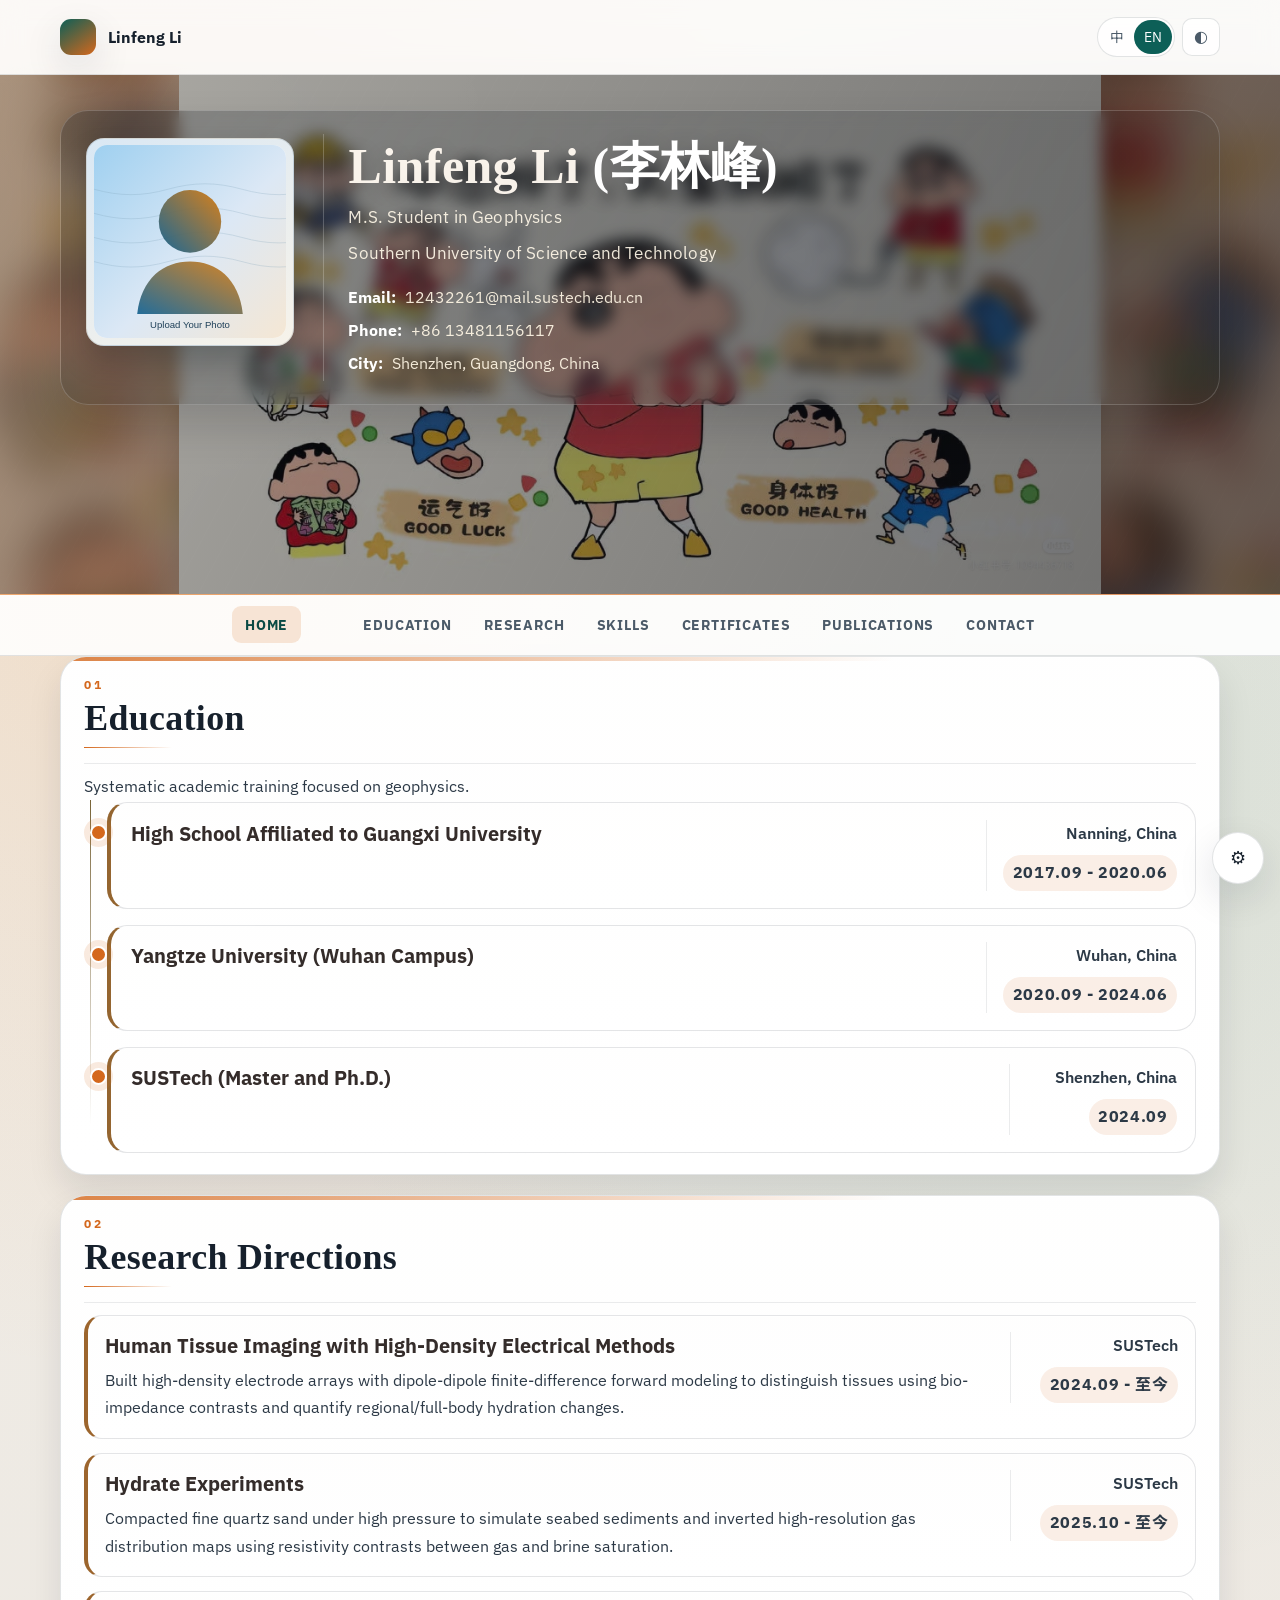
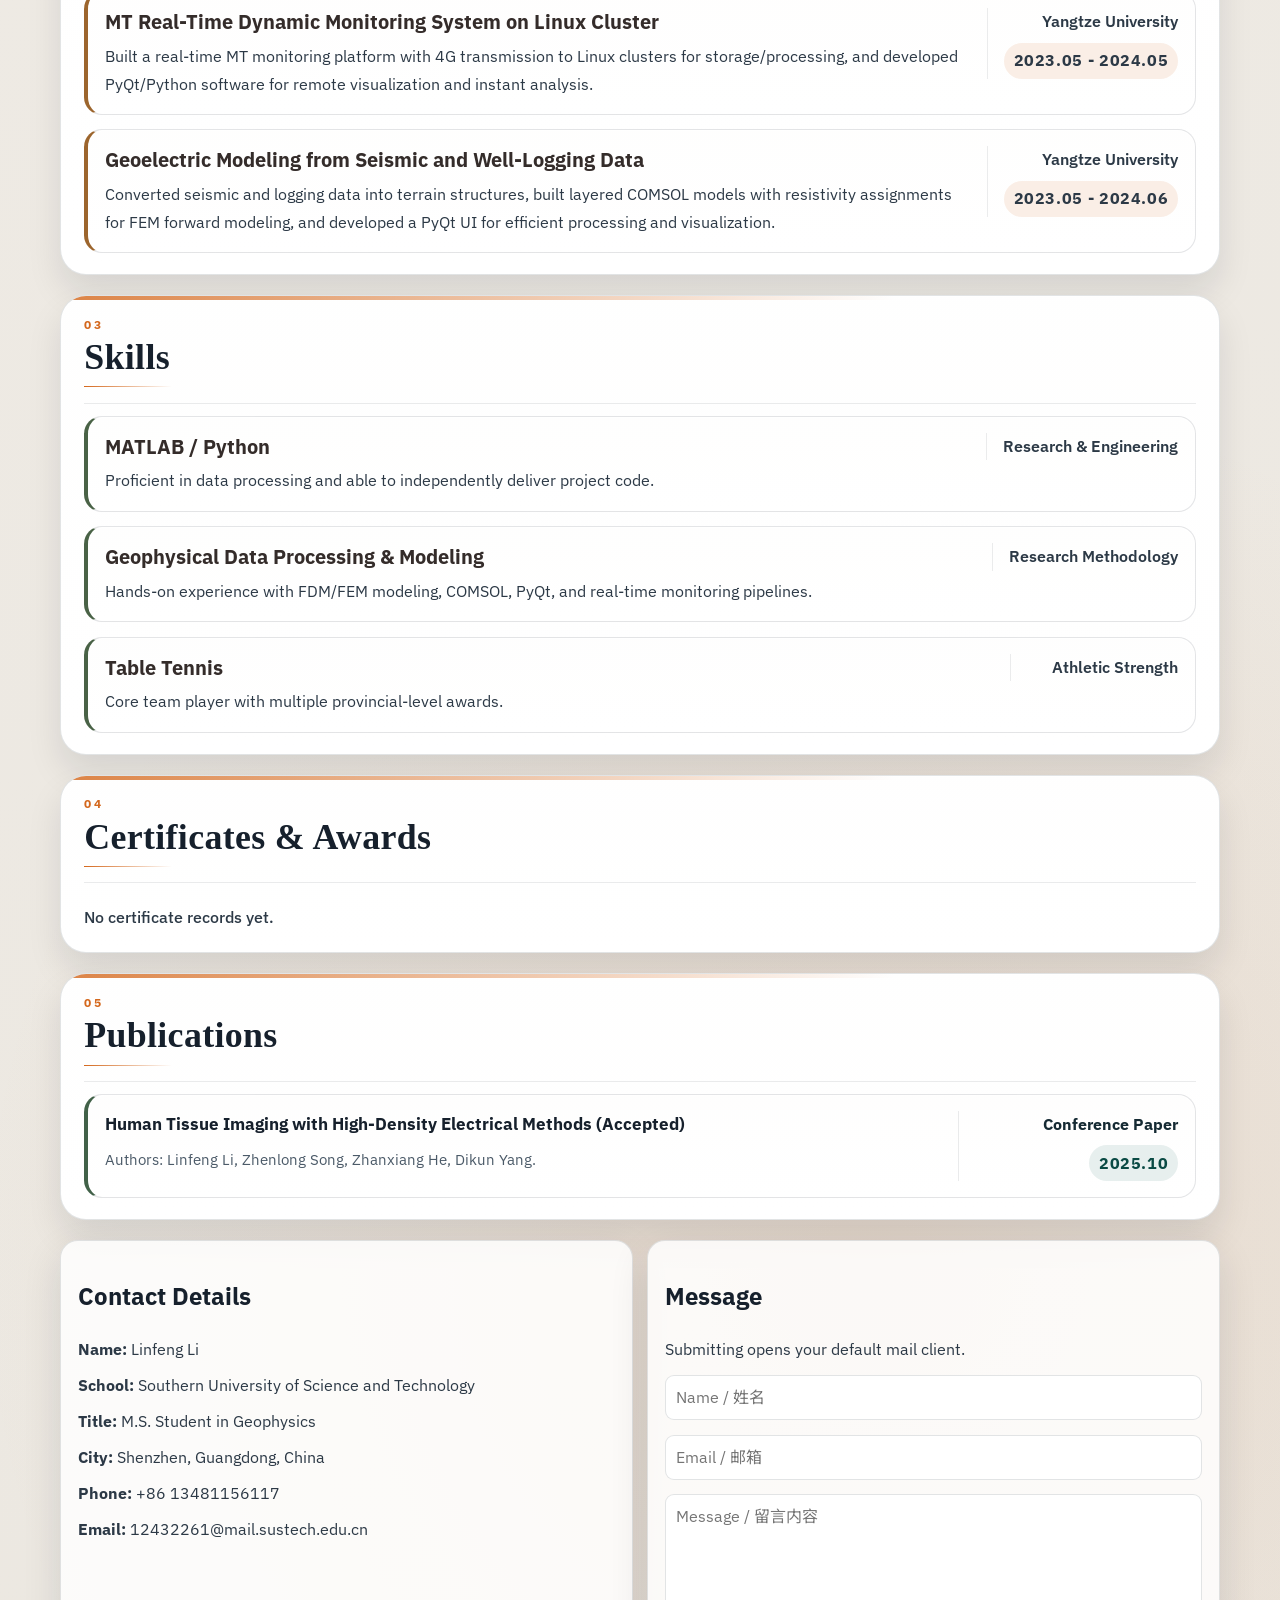
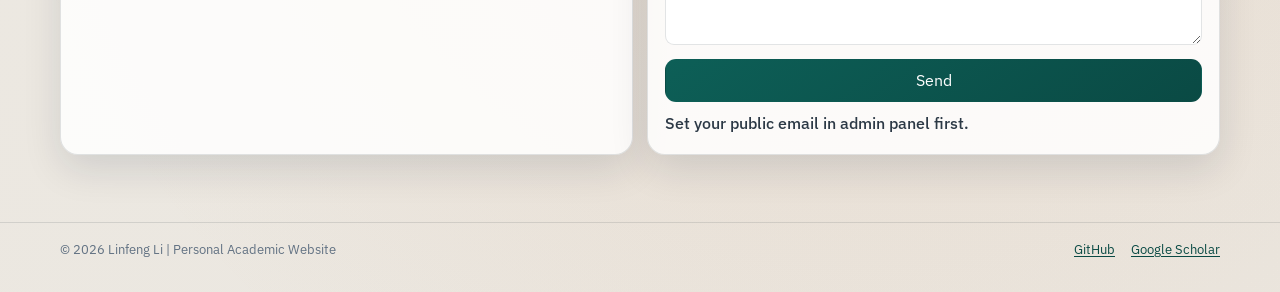
<file: index.html>
<!doctype html>
<html lang="zh">
<head>
  <meta charset="utf-8">
  <meta name="viewport" content="width=device-width, initial-scale=1">
  <title>Linfeng Li | Personal Academic Website</title>
  <meta name="description" content="Linfeng Li personal academic website: education, research directions, skills, certificates, and contact.">
  <meta property="og:title" content="Linfeng Li | Personal Academic Website">
  <meta property="og:description" content="A concise and detailed bilingual personal academic website.">
  <meta property="og:type" content="website">
  <meta property="og:image" content="assets/uploads/avatar/20260403-bootstrap-avatar.jpg">
  <meta name="twitter:card" content="summary">
  <meta name="twitter:title" content="Linfeng Li | Personal Academic Website">
  <meta name="twitter:description" content="Linfeng Li personal academic website: education, research directions, skills, certificates, and contact.">
  <meta name="twitter:image" content="assets/uploads/avatar/20260403-bootstrap-avatar.jpg">
  <link rel="canonical" href="https://culie69.github.io/">
  <script type="application/ld+json">
  {
    "@context": "https://schema.org",
    "@type": "Person",
    "name": "Linfeng Li",
    "alternateName": "李林峰",
    "affiliation": {
      "@type": "Organization",
      "name": "Southern University of Science and Technology",
      "url": "https://www.sustech.edu.cn"
    },
    "jobTitle": "M.S. Student in Geophysics",
    "email": "12432261@mail.sustech.edu.cn",
    "address": {
      "@type": "PostalAddress",
      "addressLocality": "Shenzhen",
      "addressCountry": "CN"
    },
    "url": "https://culie69.github.io"
  }
  </script>
  <link rel="preload" href="assets/data/site-critical.json" as="fetch">
  <link rel="preload" href="assets/uploads/home/20260403123836118-_20260403014329_201_91.jpg?v=2026-04-03T12%3A39%3A03.071Z" as="image" fetchpriority="high" data-home-preload>
  <link rel="stylesheet" href="assets/css/style.css">
</head>
<body data-lang="zh" data-theme="light">
  <header class="site-header">
    <div class="container header-inner">
      <a class="brand" href="#home" aria-label="Home">
        <span class="brand-mark" aria-hidden="true"></span>
        <span data-bind="name_en">Linfeng Li</span>
      </a>
      <div class="header-actions">
        <div class="lang-switch" role="group" aria-label="Language switch">
          <button type="button" data-lang-btn="zh" aria-pressed="true">中</button>
          <button type="button" data-lang-btn="en" aria-pressed="false">EN</button>
        </div>
        <button class="theme-toggle" type="button" data-theme-toggle aria-label="Switch theme" aria-pressed="false">◐</button>
      </div>
    </div>
  </header>

  <main>
    <section id="home" class="profile-hero reveal" data-home-panel>
      <div class="hero-media-layer" aria-hidden="true">
        <img class="hero-bg-image" src="assets/uploads/home/20260403123836118-_20260403014329_201_91.jpg?v=2026-04-03T12%3A39%3A03.071Z" alt="" data-home-bg-image fetchpriority="high" loading="eager" decoding="async">
        <video class="hero-bg-video" data-home-bg-video muted loop playsinline preload="metadata" hidden></video>
        <div class="hero-media-mask"></div>
      </div>
      <div class="container profile-hero-inner">
        <aside class="hero-avatar-block">
          <div class="avatar-frame hero-avatar-frame">
            <img src="assets/img/avatar-placeholder.svg" alt="Profile avatar" data-avatar-image loading="eager" decoding="async">
          </div>
        </aside>

        <div class="hero-copy">
          <h1 class="hero-title">
            <span class="lang zh"><span class="hero-latin" data-bind="name_en">Linfeng Li</span>（<span data-bind="name_zh">李林峰</span>）</span>
            <span class="lang en"><span class="hero-latin" data-bind="name_en">Linfeng Li</span> (<span data-bind="name_zh">李林峰</span>)</span>
          </h1>
          <p class="hero-subtitle">
            <span class="lang zh" data-bind="title_zh">地球物理学硕士研究生</span>
            <span class="lang en" data-bind="title_en">M.S. Student in Geophysics</span>
          </p>
          <p class="hero-subtitle">
            <span class="lang zh" data-bind="school_zh">南方科技大学</span>
            <span class="lang en" data-bind="school_en">Southern University of Science and Technology</span>
          </p>
          <div class="hero-contact-list">
            <p>
              <strong>Email:</strong>
              <span data-bind="contact_email">12432261@mail.sustech.edu.cn</span>
            </p>
            <p>
              <strong><span class="lang zh">电话：</span><span class="lang en">Phone:</span></strong>
              <span data-bind="phone">+86 13481156117</span>
            </p>
            <p>
              <strong><span class="lang zh">城市：</span><span class="lang en">City:</span></strong>
              <span class="lang zh" data-bind="city_zh">中国广东省深圳市</span>
              <span class="lang en" data-bind="city_en">Shenzhen, Guangdong, China</span>
            </p>
          </div>
        </div>
      </div>
    </section>

    <script id="ll-critical-inline" type="application/json">
{
  "home_bg": "linear-gradient(135deg, #e67f2a 0%, #d4681d 52%, #c75813 100%)",
  "home_bg_type": "image",
  "home_bg_image_url": "assets/uploads/home/20260403123836118-_20260403014329_201_91.jpg",
  "home_bg_video_url": "",
  "home_bg_media_version": "2026-04-03T12:39:03.071Z",
  "home_bg_focus_x": "50",
  "home_bg_focus_y": "50",
  "avatar_image_url": ""
}
    </script>
    <script>
      (function () {
        const STORAGE_KEY = 'll_site_content';
        const CRITICAL_URL = 'assets/data/site-critical.json';
        const INLINE_CRITICAL_ID = 'll-critical-inline';
        const HERO_TYPES = ['gradient', 'image', 'video'];

        function normalizeType(value, content) {
          const next = String(value || '').trim().toLowerCase();
          if (HERO_TYPES.includes(next)) {
            return next;
          }
          if (content && String(content.home_bg_video_url || '').trim()) {
            return 'video';
          }
          if (content && String(content.home_bg_image_url || '').trim()) {
            return 'image';
          }
          return 'gradient';
        }

        function normalizePercent(value, fallback) {
          const parsed = Number.parseFloat(String(value || '').trim());
          if (!Number.isFinite(parsed)) {
            return fallback;
          }
          return Math.max(0, Math.min(100, Math.round(parsed)));
        }

        function parseTime(value) {
          const text = String(value || '').trim();
          if (!text) {
            return NaN;
          }
          const time = Date.parse(text);
          return Number.isFinite(time) ? time : NaN;
        }

        function preferNewer(preferred, fallback) {
          const preferredVersion = preferred ? parseTime(preferred.home_bg_media_version) : NaN;
          const fallbackVersion = fallback ? parseTime(fallback.home_bg_media_version) : NaN;
          if (preferred && fallback && Number.isFinite(preferredVersion) && Number.isFinite(fallbackVersion)) {
            return preferredVersion >= fallbackVersion ? preferred : fallback;
          }
          if (preferred && Number.isFinite(preferredVersion)) {
            return preferred;
          }
          if (fallback && Number.isFinite(fallbackVersion)) {
            return fallback;
          }
          return preferred || fallback || null;
        }

        function resolveUrl(rawValue, version) {
          const text = String(rawValue || '').trim();
          if (!text) {
            return '';
          }
          try {
            const parsed = new URL(text, window.location.href);
            if (parsed.protocol !== 'http:' && parsed.protocol !== 'https:') {
              return '';
            }
            if (version) {
              parsed.searchParams.set('v', version);
            }
            return parsed.href;
          } catch (error) {
            return '';
          }
        }

        function readInlineCriticalContent() {
          const node = document.getElementById(INLINE_CRITICAL_ID);
          if (!node) {
            return null;
          }
          const text = String(node.textContent || '').trim();
          if (!text) {
            return null;
          }
          try {
            return JSON.parse(text);
          } catch (error) {
            return null;
          }
        }

        function applyCriticalContent(content) {
          if (!content || typeof content !== 'object') {
            return;
          }

          const panel = document.querySelector('[data-home-panel]');
          const image = document.querySelector('[data-home-bg-image]');
          const video = document.querySelector('[data-home-bg-video]');
          const avatar = document.querySelector('[data-avatar-image]');
          if (!panel) {
            return;
          }

          const heroType = normalizeType(content.home_bg_type, content);
          const version = String(content.home_bg_media_version || '').trim();
          const focusX = normalizePercent(content.home_bg_focus_x, 50);
          const focusY = normalizePercent(content.home_bg_focus_y, 50);
          const objectPosition = focusX + '% ' + focusY + '%';
          const imageUrl = resolveUrl(content.home_bg_image_url, version);
          const videoUrl = resolveUrl(content.home_bg_video_url, version);
          const avatarUrl = resolveUrl(content.avatar_image_url, '');
          const background = String(content.home_bg || '').trim();

          panel.dataset.homeBgType = heroType;
          panel.dataset.homeFocusX = String(focusX);
          panel.dataset.homeFocusY = String(focusY);
          if (background) {
            panel.style.background = background;
          }

          if (image) {
            image.style.objectPosition = objectPosition;
            if (heroType === 'image' && imageUrl) {
              if (image.getAttribute('src') !== imageUrl) {
                image.setAttribute('src', imageUrl);
              }
              image.hidden = false;
            } else {
              image.hidden = true;
            }
          }

          if (video) {
            video.style.objectPosition = objectPosition;
            if (heroType === 'video' && videoUrl) {
              if (video.getAttribute('src') !== videoUrl) {
                video.setAttribute('src', videoUrl);
                video.load();
              }
              video.hidden = false;
            } else {
              video.hidden = true;
            }
          }

          if (avatar && avatarUrl) {
            if (avatar.getAttribute('src') !== avatarUrl) {
              avatar.setAttribute('src', avatarUrl);
            }
          }
        }

        const inline = readInlineCriticalContent();
        let cached = null;
        try {
          const cachedText = window.localStorage.getItem(STORAGE_KEY);
          if (cachedText) {
            cached = JSON.parse(cachedText);
          }
        } catch (error) {}

        const bootstrapContent = preferNewer(inline, cached);
        if (bootstrapContent) {
          applyCriticalContent(bootstrapContent);
        }

        window
          .fetch(CRITICAL_URL, { cache: 'default' })
          .then(function (response) {
            if (!response.ok) {
              throw new Error('critical content unavailable');
            }
            return response.json();
          })
          .then(applyCriticalContent)
          .catch(function () {});
      })();
    </script>

    <section class="section-nav-shell reveal" aria-label="Section navigation">
      <div class="container">
        <nav class="section-nav-inner">
          <a class="nav-link" href="#home"><span class="lang zh">主页</span><span class="lang en">Home</span></a>
          <ul class="section-nav-list">
          <li><a class="nav-link" href="#education"><span class="lang zh">教育经历</span><span class="lang en">Education</span></a></li>
          <li><a class="nav-link" href="#research"><span class="lang zh">研究方向</span><span class="lang en">Research</span></a></li>
          <li><a class="nav-link" href="#skills"><span class="lang zh">技能</span><span class="lang en">Skills</span></a></li>
          <li><a class="nav-link" href="#certificates"><span class="lang zh">证书</span><span class="lang en">Certificates</span></a></li>
          <li><a class="nav-link" href="#publications"><span class="lang zh">出版论文</span><span class="lang en">Publications</span></a></li>
          <li><a class="nav-link" href="#contact"><span class="lang zh">联系</span><span class="lang en">Contact</span></a></li>
          </ul>
        </nav>
      </div>
    </section>

    <div class="container section-stack">
      <section id="education" class="panel card reveal">
        <h2><span class="lang zh">教育经历</span><span class="lang en">Education</span></h2>
        <p class="page-lead"><span class="lang zh" data-bind="edu_intro_zh">围绕地球物理方向的系统学习路径。</span><span class="lang en" data-bind="edu_intro_en">Systematic academic training focused on geophysics.</span></p>
        <ol class="timeline" data-list="education">
          <li data-entry-prefix="edu1">
            <div class="entry-main">
              <h3><span class="lang zh" data-bind="edu1_zh">广西大学附属中学</span><span class="lang en" data-bind="edu1_en">High School Affiliated to Guangxi University</span></h3>
              <p><span class="lang zh" data-bind="edu1_desc_zh"></span><span class="lang en" data-bind="edu1_desc_en"></span></p>
            </div>
            <div class="entry-side">
              <p><span class="lang zh" data-bind="edu1_location_zh">中国南宁</span><span class="lang en" data-bind="edu1_location_en">Nanning, China</span></p>
              <p class="entry-date" data-bind="edu1_date">2017.09 - 2020.06</p>
            </div>
          </li>
          <li data-entry-prefix="edu2">
            <div class="entry-main">
              <h3><span class="lang zh" data-bind="edu2_zh">长江大学（武汉校区）</span><span class="lang en" data-bind="edu2_en">Yangtze University (Wuhan Campus)</span></h3>
              <p><span class="lang zh" data-bind="edu2_desc_zh"></span><span class="lang en" data-bind="edu2_desc_en"></span></p>
            </div>
            <div class="entry-side">
              <p><span class="lang zh" data-bind="edu2_location_zh">中国武汉</span><span class="lang en" data-bind="edu2_location_en">Wuhan, China</span></p>
              <p class="entry-date" data-bind="edu2_date">2020.09 - 2024.06</p>
            </div>
          </li>
          <li data-entry-prefix="edu3">
            <div class="entry-main">
              <h3><span class="lang zh" data-bind="edu3_zh">南方科技大学（硕士、博士）</span><span class="lang en" data-bind="edu3_en">SUSTech (Master and Ph.D.)</span></h3>
              <p><span class="lang zh" data-bind="edu3_desc_zh"></span><span class="lang en" data-bind="edu3_desc_en"></span></p>
            </div>
            <div class="entry-side">
              <p><span class="lang zh" data-bind="edu3_location_zh">中国深圳</span><span class="lang en" data-bind="edu3_location_en">Shenzhen, China</span></p>
              <p class="entry-date" data-bind="edu3_date">2024.09</p>
            </div>
          </li>
        </ol>
        <p class="empty" data-list-empty="education" hidden>
          <span class="lang zh">暂无教育经历记录。</span><span class="lang en">No education records yet.</span>
        </p>
      </section>

      <section id="research" class="panel card reveal">
        <h2><span class="lang zh">研究方向</span><span class="lang en">Research Directions</span></h2>
        <div class="research-list" data-list="research">
          <article class="card research-row" data-entry-prefix="res1">
            <div class="entry-main">
              <h3><span class="lang zh" data-bind="res1_zh">基于高密度电法的人体组织成像</span><span class="lang en" data-bind="res1_en">Human Tissue Imaging with High-Density Electrical Methods</span></h3>
              <p><span class="lang zh" data-bind="res1_desc_zh">通过高密度电极阵列与有限差分正演，实现人体组织与含水状态的电阻率高分辨成像。</span><span class="lang en" data-bind="res1_desc_en">Built high-density electrode workflows and finite-difference modeling to image tissue structure and hydration changes via resistivity contrasts.</span></p>
            </div>
            <div class="entry-side">
              <p><span class="lang zh" data-bind="res1_location_zh">南方科技大学</span><span class="lang en" data-bind="res1_location_en">SUSTech</span></p>
              <p class="entry-date" data-bind="res1_date">2024.09 - 至今</p>
            </div>
          </article>
          <article class="card research-row" data-entry-prefix="res2">
            <div class="entry-main">
              <h3><span class="lang zh" data-bind="res2_zh">水化合物实验与电阻率反演</span><span class="lang en" data-bind="res2_en">Hydrate Experiments and Resistivity Inversion</span></h3>
              <p><span class="lang zh" data-bind="res2_desc_zh">搭建高压压实砂样实验，结合天然气与盐水饱和差异，反演海底天然气分布。</span><span class="lang en" data-bind="res2_desc_en">Designed compaction experiments on quartz sands and inverted resistivity contrasts between gas and brine saturation for gas-distribution mapping.</span></p>
            </div>
            <div class="entry-side">
              <p><span class="lang zh" data-bind="res2_location_zh">南方科技大学</span><span class="lang en" data-bind="res2_location_en">SUSTech</span></p>
              <p class="entry-date" data-bind="res2_date">2025.10 - 至今</p>
            </div>
          </article>
          <article class="card research-row" data-entry-prefix="res3">
            <div class="entry-main">
              <h3><span class="lang zh" data-bind="res3_zh">MT实时动态监测系统与软件开发</span><span class="lang en" data-bind="res3_en">Real-Time MT Monitoring System and Software Development</span></h3>
              <p><span class="lang zh" data-bind="res3_desc_zh">构建4G传输到Linux集群的实时监测平台，并基于PyQt/Python实现远程可视化与即时分析。</span><span class="lang en" data-bind="res3_desc_en">Implemented a 4G-to-Linux cluster real-time MT platform with PyQt/Python tools for remote visualization and instant analysis.</span></p>
            </div>
            <div class="entry-side">
              <p><span class="lang zh" data-bind="res3_location_zh">长江大学</span><span class="lang en" data-bind="res3_location_en">Yangtze University</span></p>
              <p class="entry-date" data-bind="res3_date">2023.05 - 2024.05</p>
            </div>
          </article>
          <article class="card research-row" data-entry-prefix="res4">
            <div class="entry-main">
              <h3><span class="lang zh" data-bind="res4_zh">基于井震资料地电模型建模与软件实现</span><span class="lang en" data-bind="res4_en">Geoelectric Modeling from Seismic and Well-Logging Data</span></h3>
              <p><span class="lang zh" data-bind="res4_desc_zh">读取井震数据并转换地形结构，在 COMSOL 中完成分层电阻率有限元正演，开发 PyQt 软件以实现高效处理与可视化。</span><span class="lang en" data-bind="res4_desc_en">Converted seismic and well-logging data into layered terrain models, built FEM forward models in COMSOL, and developed a PyQt tool for processing and visualization.</span></p>
            </div>
            <div class="entry-side">
              <p><span class="lang zh" data-bind="res4_location_zh">长江大学</span><span class="lang en" data-bind="res4_location_en">Yangtze University</span></p>
              <p class="entry-date" data-bind="res4_date">2023.05 - 2024.06</p>
            </div>
          </article>
        </div>
        <p class="empty" data-list-empty="research" hidden>
          <span class="lang zh">暂无研究方向记录。</span><span class="lang en">No research records yet.</span>
        </p>
      </section>

      <section id="skills" class="panel card reveal">
        <h2><span class="lang zh">专业技能</span><span class="lang en">Skills</span></h2>
        <div class="research-list" data-list="skills"></div>
        <p class="empty" data-list-empty="skills">
          <span class="lang zh">暂无技能记录。</span><span class="lang en">No skill records yet.</span>
        </p>
      </section>

      <section id="certificates" class="panel card reveal">
        <h2><span class="lang zh">证书与奖项</span><span class="lang en">Certificates & Awards</span></h2>
        <div class="research-list" data-list="certificates"></div>
        <p class="empty" data-list-empty="certificates">
          <span class="lang zh">暂无证书记录。</span><span class="lang en">No certificate records yet.</span>
        </p>
      </section>

      <section id="publications" class="panel card reveal">
        <h2><span class="lang zh">出版论文</span><span class="lang en">Publications</span></h2>
        <div class="research-list" data-list="publications"></div>
        <p class="empty" data-list-empty="publications">
          <span class="lang zh">暂无论文记录。</span><span class="lang en">No publication records yet.</span>
        </p>
      </section>

      <section id="contact" class="grid cols-2 reveal">
        <article class="panel card">
          <h2><span class="lang zh">联系方式</span><span class="lang en">Contact Details</span></h2>
          <p><strong><span class="lang zh">姓名：</span><span class="lang en">Name:</span></strong> <span data-bind="name_en">Linfeng Li</span></p>
          <p><strong><span class="lang zh">学校：</span><span class="lang en">School:</span></strong> <span class="lang zh" data-bind="school_zh">南方科技大学</span><span class="lang en" data-bind="school_en">Southern University of Science and Technology</span></p>
          <p><strong><span class="lang zh">头衔：</span><span class="lang en">Title:</span></strong> <span class="lang zh" data-bind="title_zh">地球物理学硕士研究生</span><span class="lang en" data-bind="title_en">M.S. Student in Geophysics</span></p>
          <p><strong><span class="lang zh">城市：</span><span class="lang en">City:</span></strong> <span class="lang zh" data-bind="city_zh">中国广东省深圳市</span><span class="lang en" data-bind="city_en">Shenzhen, Guangdong, China</span></p>
          <p><strong><span class="lang zh">电话：</span><span class="lang en">Phone:</span></strong> <span data-bind="phone">+86 13481156117</span></p>
          <p><strong>Email:</strong> <span data-bind="contact_email">12432261@mail.sustech.edu.cn</span></p>
        </article>

        <article class="panel card">
          <h2><span class="lang zh">留言</span><span class="lang en">Message</span></h2>
          <p><span class="lang zh">填写后会调用默认邮件客户端发送。</span><span class="lang en">Submitting opens your default mail client.</span></p>
          <form data-contact-form data-contact-email="" autocomplete="off">
            <div class="grid contact-form-grid">
              <input class="input" type="text" name="name" placeholder="Name / 姓名" required>
              <input class="input" type="email" name="email" placeholder="Email / 邮箱">
              <textarea class="input" name="message" rows="5" placeholder="Message / 留言内容" required></textarea>
              <button class="btn primary" type="submit"><span class="lang zh">发送</span><span class="lang en">Send</span></button>
            </div>
            <p class="empty contact-status-text" data-contact-status>
              <span class="lang zh">请在管理面板设置你的公开邮箱。</span>
              <span class="lang en">Set your public email in admin panel first.</span>
            </p>
          </form>
        </article>
      </section>
    </div>
  </main>

  <footer class="site-footer">
    <div class="container">
      <div class="footer-content">
        <div class="footer-copyright">
          <span class="lang zh">© <span data-year></span> <span data-bind="name_zh">李林峰</span> | 个人学术网站</span>
          <span class="lang en">© <span data-year></span> <span data-bind="name_en">Linfeng Li</span> | Personal Academic Website</span>
        </div>
        <nav class="footer-links" aria-label="Social links">
          <a href="https://github.com/culie69" target="_blank" rel="noopener noreferrer" aria-label="GitHub">GitHub</a>
          <a href="https://scholar.google.com/citations?user=&hl=en" target="_blank" rel="noopener noreferrer" aria-label="Google Scholar">Google Scholar</a>
        </nav>
      </div>
    </div>
  </footer>

  <button type="button" class="admin-fab" data-admin-open aria-label="Admin">⚙</button>
  <div class="admin-overlay" data-admin-overlay hidden></div>
  <aside class="admin-panel" data-admin-panel hidden>
    <div class="admin-head">
      <strong><span class="lang zh">管理编辑</span><span class="lang en">Admin Editor</span></strong>
      <button class="btn subtle" type="button" data-admin-close>
        <span class="lang zh">关闭</span><span class="lang en">Close</span>
      </button>
    </div>
    <div class="admin-body">
      <section class="admin-section" data-admin-auth>
        <p class="admin-note"><span class="lang zh">保存后请点击“发布到GitHub”，访客端才会同步看到更新。</span><span class="lang en">Click “Publish to GitHub” after saving so visitors can see updates.</span></p>
        <div class="admin-grid">
          <input class="input" type="password" placeholder="Admin Password" autocomplete="new-password" data-admin-password>
          <button class="btn primary" type="button" data-admin-login>
            <span class="lang zh">登录</span><span class="lang en">Login</span>
          </button>
        </div>
        <div class="admin-actions" style="margin-top:0.55rem;">
          <button class="btn subtle" type="button" data-admin-change hidden>
            <span class="lang zh">修改密码</span><span class="lang en">Change Password</span>
          </button>
        </div>
        <p class="admin-note" data-admin-auth-status></p>
      </section>

      <section class="admin-section" data-admin-editor hidden>
        <h3 style="margin-top:0;"><span class="lang zh">网站管理后台</span><span class="lang en">Website Admin</span></h3>

        <div class="admin-stack">
          <section class="admin-block">
            <h4><span class="lang zh">头像管理</span><span class="lang en">Avatar</span></h4>
            <div class="admin-avatar-box">
              <p class="admin-note"><span class="lang zh">头像仅管理员可设置，修改后自动保存。</span><span class="lang en">Avatar can only be changed by admin and is saved automatically.</span></p>
              <div class="admin-actions">
                <button class="btn" type="button" data-admin-avatar-upload>
                  <span class="lang zh">上传头像</span><span class="lang en">Upload Avatar</span>
                </button>
                <button class="btn subtle" type="button" data-admin-avatar-reset>
                  <span class="lang zh">重置头像</span><span class="lang en">Reset Avatar</span>
                </button>
                <input class="file-input" type="file" accept="image/*" hidden data-admin-avatar-input>
              </div>
              <p class="admin-note" data-admin-avatar-status></p>
            </div>
          </section>

          <section class="admin-block">
            <h4><span class="lang zh">头图媒体管理</span><span class="lang en">Hero Media Management</span></h4>
            <div class="admin-avatar-box">
              <p class="admin-note">
                <span class="lang zh">可切换橙色渐变 / 背景图片 / 背景视频。视频默认静音循环。选择本地文件后，点击“发布到GitHub”才会对访客生效。</span>
                <span class="lang en">Switch between gradient, background image, or muted looping background video. Local files become public only after “Publish to GitHub”.</span>
              </p>
              <div class="admin-list-form" autocomplete="off">
                <select class="input" data-admin-home-media-type>
                  <option value="gradient">Gradient</option>
                  <option value="image">Image</option>
                  <option value="video">Video (Muted)</option>
                </select>
                <input class="input" type="text" data-admin-home-image-url placeholder="背景图片 URL 或站内路径（如 assets/uploads/home/cover.jpg）">
                <input class="input" type="text" data-admin-home-video-url placeholder="背景视频 URL 或站内路径（如 assets/uploads/home/loop.mp4）">
                <div class="admin-range-control">
                  <label class="admin-note" for="home-focus-x"><span class="lang zh">横向焦点</span><span class="lang en">Horizontal Focus</span> <strong data-admin-home-focus-x-value>50%</strong></label>
                  <input id="home-focus-x" class="input" type="range" min="0" max="100" step="1" value="50" data-admin-home-focus-x>
                </div>
                <div class="admin-range-control">
                  <label class="admin-note" for="home-focus-y"><span class="lang zh">纵向焦点</span><span class="lang en">Vertical Focus</span> <strong data-admin-home-focus-y-value>50%</strong></label>
                  <input id="home-focus-y" class="input" type="range" min="0" max="100" step="1" value="50" data-admin-home-focus-y>
                </div>
                <div class="admin-actions">
                  <button class="btn" type="button" data-admin-home-media-upload>
                    <span class="lang zh">选择图片/视频文件</span><span class="lang en">Choose Image/Video File</span>
                  </button>
                  <button class="btn subtle" type="button" data-admin-home-focus-open>
                    <span class="lang zh">框选展示范围</span><span class="lang en">Pick Display Range</span>
                  </button>
                  <button class="btn primary" type="button" data-admin-home-media-apply>
                    <span class="lang zh">保存头图设置</span><span class="lang en">Save Hero Media</span>
                  </button>
                  <button class="btn subtle" type="button" data-admin-home-media-reset>
                    <span class="lang zh">恢复橙色渐变</span><span class="lang en">Reset Gradient</span>
                  </button>
                  <input class="file-input" type="file" accept="image/*,video/*" hidden data-admin-home-media-input>
                </div>
              </div>
              <p class="admin-note" data-admin-home-media-status></p>
            </div>
          </section>

          <section class="admin-block">
            <h4><span class="lang zh">栏目顺序管理</span><span class="lang en">Section Order Management</span></h4>
            <p class="admin-note">
              <span class="lang zh">可调整各栏目展示顺序，目录导航会自动同步。</span>
              <span class="lang en">Reorder sections here; the navigation directory will sync automatically.</span>
            </p>
            <ul class="list" data-admin-section-order-list></ul>
          </section>

          <section class="admin-block">
            <h4><span class="lang zh">基础信息条目管理</span><span class="lang en">Basic Info Item Management</span></h4>
            <div data-admin-fields-group="basic"></div>
          </section>

          <section class="admin-block" data-admin-collection="education">
            <h4><span class="lang zh">教育经历条目管理</span><span class="lang en">Education Items</span></h4>
            <p class="admin-note">
              <span class="lang zh">可新增、编辑、删除并调整教育经历顺序。</span>
              <span class="lang en">Add, edit, remove, and reorder education items here.</span>
            </p>
            <div data-admin-fields-group="education"></div>
            <form class="admin-list-form" data-admin-collection-form autocomplete="off">
              <input class="input" name="title_zh" placeholder="学校/机构（中文）" required>
              <input class="input" name="title_en" placeholder="School / Institution (English)">
              <textarea class="input" name="desc_zh" rows="3" placeholder="学位/说明（中文）"></textarea>
              <textarea class="input" name="desc_en" rows="3" placeholder="Degree / Description (English)"></textarea>
              <input class="input" name="org_zh" placeholder="地点（中文）">
              <input class="input" name="org_en" placeholder="Location (English)">
              <input class="input" name="date" placeholder="日期（例：2024.09 - 至今）">
              <button class="btn primary" type="submit" data-admin-collection-submit>
                <span class="lang zh">新增条目</span><span class="lang en">Add Item</span>
              </button>
              <button class="btn subtle" type="button" hidden data-admin-collection-cancel>
                <span class="lang zh">取消编辑</span><span class="lang en">Cancel Edit</span>
              </button>
            </form>
            <p class="empty" data-admin-collection-empty><span class="lang zh">暂无教育经历条目。</span><span class="lang en">No education items yet.</span></p>
            <ul class="list" data-admin-collection-list></ul>
          </section>

          <section class="admin-block" data-admin-collection="research">
            <h4><span class="lang zh">研究方向条目管理</span><span class="lang en">Research Items</span></h4>
            <p class="admin-note">
              <span class="lang zh">可新增、编辑、删除并调整研究方向顺序。</span>
              <span class="lang en">Add, edit, remove, and reorder research items here.</span>
            </p>
            <form class="admin-list-form" data-admin-collection-form autocomplete="off">
              <input class="input" name="title_zh" placeholder="标题（中文）" required>
              <input class="input" name="title_en" placeholder="Title (English)">
              <textarea class="input" name="desc_zh" rows="3" placeholder="描述（中文）"></textarea>
              <textarea class="input" name="desc_en" rows="3" placeholder="Description (English)"></textarea>
              <input class="input" name="org_zh" placeholder="地点/机构（中文）">
              <input class="input" name="org_en" placeholder="Location / Institution (English)">
              <input class="input" name="date" placeholder="日期（例：2025.10）">
              <input class="input" name="link" placeholder="链接（可选）">
              <button class="btn primary" type="submit" data-admin-collection-submit>
                <span class="lang zh">新增条目</span><span class="lang en">Add Item</span>
              </button>
              <button class="btn subtle" type="button" hidden data-admin-collection-cancel>
                <span class="lang zh">取消编辑</span><span class="lang en">Cancel Edit</span>
              </button>
            </form>
            <p class="empty" data-admin-collection-empty><span class="lang zh">暂无研究方向条目。</span><span class="lang en">No research items yet.</span></p>
            <ul class="list" data-admin-collection-list></ul>
          </section>

          <section class="admin-block" data-admin-collection="skills">
            <h4><span class="lang zh">技能条目管理</span><span class="lang en">Skill Items</span></h4>
            <form class="admin-list-form" data-admin-collection-form autocomplete="off">
              <input class="input" name="title_zh" placeholder="标题（中文）" required>
              <input class="input" name="title_en" placeholder="Title (English)">
              <textarea class="input" name="desc_zh" rows="3" placeholder="描述（中文）"></textarea>
              <textarea class="input" name="desc_en" rows="3" placeholder="Description (English)"></textarea>
              <input class="input" name="org_zh" placeholder="机构/说明（中文）">
              <input class="input" name="org_en" placeholder="Organization/Meta (English)">
              <input class="input" name="date" placeholder="日期（例：2025.10）">
              <input class="input" name="link" placeholder="链接（可选）">
              <button class="btn primary" type="submit" data-admin-collection-submit>
                <span class="lang zh">新增条目</span><span class="lang en">Add Item</span>
              </button>
              <button class="btn subtle" type="button" hidden data-admin-collection-cancel>
                <span class="lang zh">取消编辑</span><span class="lang en">Cancel Edit</span>
              </button>
            </form>
            <p class="empty" data-admin-collection-empty><span class="lang zh">暂无条目。</span><span class="lang en">No items yet.</span></p>
            <ul class="list" data-admin-collection-list></ul>
          </section>

          <section class="admin-block" data-admin-collection="certificates">
            <h4><span class="lang zh">证书条目管理</span><span class="lang en">Certificate Items</span></h4>
            <form class="admin-list-form" data-admin-collection-form autocomplete="off">
              <input class="input" name="title_zh" placeholder="标题（中文）" required>
              <input class="input" name="title_en" placeholder="Title (English)">
              <textarea class="input" name="desc_zh" rows="3" placeholder="描述（中文）"></textarea>
              <textarea class="input" name="desc_en" rows="3" placeholder="Description (English)"></textarea>
              <input class="input" name="org_zh" placeholder="颁发机构（中文）">
              <input class="input" name="org_en" placeholder="Issuer (English)">
              <input class="input" name="date" placeholder="日期（例：2025.10）">
              <input class="input" name="link" placeholder="链接（可选）">
              <button class="btn primary" type="submit" data-admin-collection-submit>
                <span class="lang zh">新增条目</span><span class="lang en">Add Item</span>
              </button>
              <button class="btn subtle" type="button" hidden data-admin-collection-cancel>
                <span class="lang zh">取消编辑</span><span class="lang en">Cancel Edit</span>
              </button>
            </form>
            <p class="empty" data-admin-collection-empty><span class="lang zh">暂无条目。</span><span class="lang en">No items yet.</span></p>
            <ul class="list" data-admin-collection-list></ul>
          </section>

          <section class="admin-block" data-admin-collection="publications">
            <h4><span class="lang zh">论文条目管理</span><span class="lang en">Publication Items</span></h4>
            <form class="admin-list-form" data-admin-collection-form autocomplete="off">
              <input class="input" name="title_zh" placeholder="标题（中文）" required>
              <input class="input" name="title_en" placeholder="Title (English)">
              <textarea class="input" name="desc_zh" rows="3" placeholder="描述（中文）"></textarea>
              <textarea class="input" name="desc_en" rows="3" placeholder="Description (English)"></textarea>
              <input class="input" name="org_zh" placeholder="期刊/会议（中文）">
              <input class="input" name="org_en" placeholder="Journal/Venue (English)">
              <input class="input" name="date" placeholder="日期（例：2025.10）">
              <input class="input" name="link" placeholder="链接（可选）">
              <button class="btn primary" type="submit" data-admin-collection-submit>
                <span class="lang zh">新增条目</span><span class="lang en">Add Item</span>
              </button>
              <button class="btn subtle" type="button" hidden data-admin-collection-cancel>
                <span class="lang zh">取消编辑</span><span class="lang en">Cancel Edit</span>
              </button>
            </form>
            <p class="empty" data-admin-collection-empty><span class="lang zh">暂无条目。</span><span class="lang en">No items yet.</span></p>
            <ul class="list" data-admin-collection-list></ul>
          </section>

          <section class="admin-block">
            <h4><span class="lang zh">发布同步管理</span><span class="lang en">Publish Sync</span></h4>
            <form class="admin-list-form admin-publish-form" autocomplete="off">
              <input class="input" type="text" data-admin-publish-owner placeholder="GitHub Owner (e.g. culie69)">
              <input class="input" type="text" data-admin-publish-repo placeholder="GitHub Repo (e.g. culie69.github.io)">
              <input class="input" type="text" data-admin-publish-branch placeholder="Branch (e.g. main)">
              <input class="input" type="text" data-admin-publish-path placeholder="Path (e.g. assets/data/site-content.json)">
              <input class="input" type="password" data-admin-publish-token placeholder="GitHub PAT (repo contents write)">
              <button class="btn primary" type="button" data-admin-publish>
                <span class="lang zh">发布到GitHub</span><span class="lang en">Publish to GitHub</span>
              </button>
            </form>
            <p class="admin-note" data-admin-publish-status></p>
          </section>
        </div>

        <div class="admin-actions" style="margin-top:0.8rem;">
          <button class="btn primary" type="button" data-admin-save>
            <span class="lang zh">保存并应用</span><span class="lang en">Save & Apply</span>
          </button>
          <button class="btn" type="button" data-admin-reset>
            <span class="lang zh">恢复默认</span><span class="lang en">Reset Default</span>
          </button>
          <button class="btn" type="button" data-admin-export>
            <span class="lang zh">导出JSON</span><span class="lang en">Export JSON</span>
          </button>
          <button class="btn" type="button" data-admin-import-trigger>
            <span class="lang zh">导入JSON</span><span class="lang en">Import JSON</span>
          </button>
          <button class="btn subtle" type="button" data-admin-logout>
            <span class="lang zh">退出登录</span><span class="lang en">Logout</span>
          </button>
          <input type="file" accept="application/json" hidden data-admin-import>
        </div>
        <p class="admin-note" data-admin-edit-status></p>
      </section>
    </div>
  </aside>

  <div class="home-focus-modal" data-home-focus-modal hidden>
    <div class="home-focus-backdrop" data-home-focus-backdrop></div>
    <div class="home-focus-dialog" role="dialog" aria-modal="true" aria-label="Hero Media Focus Picker">
      <h3 style="margin:0;"><span class="lang zh">头图展示范围框选</span><span class="lang en">Hero Display Range Picker</span></h3>
      <p class="admin-note" data-home-focus-hint>
        <span class="lang zh">拖动橙色矩形框，选择图片/视频在头图中的展示位置；点“应用框选”保存。</span>
        <span class="lang en">Drag the orange rectangle to choose the visible position, then click “Apply Selection”.</span>
      </p>
      <div class="home-focus-stage" data-home-focus-stage>
        <img class="home-focus-media" alt="" hidden data-home-focus-preview-image>
        <video class="home-focus-media" muted loop playsinline preload="metadata" hidden data-home-focus-preview-video></video>
        <div class="home-focus-rect" data-home-focus-rect hidden></div>
      </div>
      <div class="home-focus-actions">
        <button class="btn subtle" type="button" data-home-focus-cancel>
          <span class="lang zh">取消</span><span class="lang en">Cancel</span>
        </button>
        <button class="btn primary" type="button" data-home-focus-apply>
          <span class="lang zh">应用框选</span><span class="lang en">Apply Selection</span>
        </button>
      </div>
    </div>
  </div>
  <script src="assets/js/site.js"></script>
</body>
</html>
</file>
<file: assets/css/style.css>
﻿@import url('https://fonts.googleapis.com/css2?family=IBM+Plex+Sans:wght@400;500;600;700&family=Noto+Sans+SC:wght@400;500;700&display=swap');

:root {
  --bg: #f0ece6;
  --bg-accent: #ebe7e0;
  --surface: rgba(255, 255, 255, 0.84);
  --surface-strong: #ffffff;
  --text: #16202c;
  --text-soft: #4b5a68;
  --text-body: #2c3946;
  --text-note: #627283;
  --h2-size: clamp(2rem, 3.5vw, 2.65rem);
  --h3-size: clamp(1.12rem, 1.9vw, 1.36rem);
  --body-size: 1rem;
  --note-size: 0.82rem;
  --border: rgba(22, 32, 44, 0.12);
  --primary: #0d5f57;
  --primary-strong: #0a4a44;
  --accent: #d4681d;
  --success: #1f7a53;
  --shadow: 0 14px 38px rgba(6, 28, 48, 0.12);
  --radius-lg: 22px;
  --radius-md: 14px;
  --radius-sm: 10px;
  --container: 1160px;
  --hero-bg: linear-gradient(135deg, #e67f2a 0%, #d4681d 52%, #c75813 100%);
}

body[data-theme='dark'] {
  --bg: #111d25;
  --bg-accent: #0f222f;
  --surface: rgba(19, 33, 46, 0.82);
  --surface-strong: #152635;
  --text: #f2f7fb;
  --text-soft: #b9c7d5;
  --text-body: #d7e4ef;
  --text-note: #a8b8c8;
  --border: rgba(226, 238, 250, 0.16);
  --primary: #40b2a7;
  --primary-strong: #2d8f87;
  --accent: #f3a24b;
  --success: #43c988;
  --shadow: 0 16px 42px rgba(0, 0, 0, 0.36);
}

* {
  box-sizing: border-box;
}

html,
body {
  margin: 0;
  padding: 0;
}

html {
  scroll-behavior: smooth;
}

body {
  font-family: 'IBM Plex Sans', 'Noto Sans SC', 'PingFang SC', 'Microsoft YaHei', sans-serif;
  color: var(--text);
  background:
    radial-gradient(circle at 12% 16%, rgba(241, 156, 73, 0.18), transparent 26%),
    radial-gradient(circle at 83% 22%, rgba(47, 138, 110, 0.12), transparent 28%),
    radial-gradient(circle at 68% 82%, rgba(194, 111, 52, 0.12), transparent 30%),
    linear-gradient(160deg, var(--bg), var(--bg-accent));
  min-height: 100vh;
  line-height: 1.65;
  transition: background-color 0.3s ease, color 0.3s ease;
}

body[data-lang='zh'] .lang.en,
body[data-lang='en'] .lang.zh {
  display: none !important;
}

a {
  color: inherit;
  text-decoration: none;
}

img {
  max-width: 100%;
  display: block;
}

.container {
  width: min(var(--container), calc(100% - 2rem));
  margin: 0 auto;
}

.site-header {
  position: sticky;
  top: 0;
  z-index: 100;
  backdrop-filter: blur(12px);
  background: color-mix(in srgb, var(--surface-strong) 72%, transparent);
  border-bottom: 1px solid var(--border);
}

.header-inner {
  display: flex;
  align-items: center;
  justify-content: space-between;
  gap: 1rem;
  min-height: 74px;
}

.brand {
  display: flex;
  align-items: center;
  gap: 0.75rem;
  font-weight: 700;
}

.brand-mark {
  width: 36px;
  height: 36px;
  border-radius: 11px;
  background: linear-gradient(145deg, var(--primary), var(--accent));
  box-shadow: var(--shadow);
}

.primary-nav {
  display: flex;
  align-items: center;
  flex-wrap: wrap;
  gap: 0.35rem;
}

.nav-link {
  padding: 0.46rem 0.78rem;
  border-radius: 9px;
  color: var(--text-soft);
  font-size: 0.85rem;
  letter-spacing: 0.06em;
  text-transform: uppercase;
  font-weight: 700;
  transition: all 0.2s ease;
}

.nav-link:hover,
.nav-link.active {
  color: var(--primary-strong);
  background: color-mix(in srgb, var(--accent) 16%, transparent);
}

.header-actions {
  display: flex;
  align-items: center;
  gap: 0.45rem;
}

.lang-switch {
  border: 1px solid var(--border);
  background: var(--surface);
  color: var(--text-soft);
  border-radius: 999px;
  display: inline-flex;
  padding: 0.14rem;
}

.lang-switch button {
  border: 0;
  border-radius: 999px;
  padding: 0.35rem 0.62rem;
  cursor: pointer;
  font: inherit;
  color: inherit;
  background: transparent;
  font-size: 0.85rem;
}

.lang-switch button.active {
  color: #fff;
  background: var(--primary);
}

.theme-toggle {
  border: 1px solid var(--border);
  background: var(--surface);
  color: var(--text-soft);
  border-radius: 10px;
  width: 38px;
  height: 38px;
  font-size: 1rem;
  cursor: pointer;
}

main {
  padding: 0 0 3rem;
}

section[id] {
  scroll-margin-top: 160px;
}

.panel {
  background: var(--surface);
  border: 1px solid var(--border);
  border-radius: var(--radius-lg);
  box-shadow: var(--shadow);
}

.profile-hero {
  position: relative;
  overflow: hidden;
  padding: 2.2rem 0 2.05rem;
  color: #fffef8;
  background: var(--hero-bg);
  border-bottom: 1px solid color-mix(in srgb, #ffffff 32%, transparent);
  --hero-media-backdrop-image: none;
  --hero-media-backdrop-opacity: 0;
  --hero-media-mask-a: 0.2;
  --hero-media-mask-b: 0.38;
}

.profile-hero::after {
  content: '';
  position: absolute;
  inset: 0;
  z-index: 0;
  pointer-events: none;
  background:
    linear-gradient(118deg, rgba(255, 255, 255, 0.16), transparent 40%),
    radial-gradient(circle at 18% 22%, rgba(255, 255, 255, 0.14), transparent 26%),
    repeating-linear-gradient(118deg, rgba(255, 255, 255, 0.07) 0 1px, transparent 1px 22px);
  opacity: 0.22;
  mix-blend-mode: soft-light;
}

.hero-media-layer {
  position: absolute;
  inset: 0;
  z-index: 0;
  pointer-events: none;
}

.hero-media-layer::before {
  content: '';
  position: absolute;
  inset: -6%;
  background-image: var(--hero-media-backdrop-image);
  background-size: cover;
  background-position: 50% 50%;
  filter: blur(22px) saturate(1.06);
  transform: scale(1.06);
  opacity: var(--hero-media-backdrop-opacity);
  transition: opacity 0.28s ease;
}

.hero-bg-image,
.hero-bg-video {
  position: absolute;
  inset: 0;
  width: 100%;
  height: 100%;
  object-fit: cover;
}

.hero-media-mask {
  position: absolute;
  inset: 0;
  background: linear-gradient(
    110deg,
    rgba(16, 18, 24, var(--hero-media-mask-a)),
    rgba(16, 18, 24, var(--hero-media-mask-b))
  );
}

.profile-hero[data-home-image-fit='contain'] .hero-bg-image,
.profile-hero[data-home-video-fit='contain'] .hero-bg-video {
  object-fit: contain;
}

.profile-hero[data-home-image-fit='contain'] .hero-bg-image {
  filter: drop-shadow(0 10px 24px rgba(7, 12, 20, 0.26));
}

.profile-hero-inner {
  position: relative;
  z-index: 1;
  display: grid;
  grid-template-columns: minmax(168px, 208px) 1fr;
  gap: 1.8rem;
  align-items: center;
  padding: 1.45rem 1.55rem;
  border: 1px solid rgba(255, 255, 255, 0.18);
  border-radius: 28px;
  background: linear-gradient(135deg, rgba(10, 18, 27, 0.24), rgba(10, 18, 27, 0.08));
  backdrop-filter: blur(8px);
  box-shadow: 0 20px 42px rgba(10, 14, 20, 0.16);
}

.hero-avatar-block {
  display: grid;
  gap: 0.7rem;
  justify-items: center;
  align-self: stretch;
  padding: 0.2rem 0;
}

.hero-avatar-frame {
  width: min(100%, 188px);
  aspect-ratio: 3/4;
  padding: 0.42rem;
  border: 1px solid rgba(255, 255, 255, 0.32);
  border-radius: 18px;
  background: linear-gradient(180deg, rgba(255, 255, 255, 0.28), rgba(255, 255, 255, 0.08));
  box-shadow: 0 16px 28px rgba(6, 12, 20, 0.22);
}

.hero-avatar-frame img {
  width: 100%;
  height: 100%;
  object-fit: cover;
  border-radius: 13px;
  background: rgba(255, 255, 255, 0.9);
}

.hero-copy {
  position: relative;
  max-width: 780px;
  min-width: 0;
  min-height: 100%;
  padding: 0.35rem 0 0.3rem 1.55rem;
  border: 0;
  border-left: 1px solid rgba(255, 255, 255, 0.22);
  border-radius: 0;
  background: transparent;
  backdrop-filter: none;
  box-shadow: none;
  display: grid;
  align-content: center;
}

.research-list {
  margin-top: 0.75rem;
}

.timeline {
  margin-top: 0.9rem;
}

.contact-form-grid {
  margin-top: 0.7rem;
}

.contact-status-text {
  margin-top: 0.65rem;
}

.hero-copy small {
  color: rgba(255, 246, 229, 0.85);
}

.hero-latin {
  color: rgba(255, 249, 240, 0.96);
  text-decoration: none;
}

.hero-contact-list {
  margin-top: 1rem;
  display: grid;
  gap: 0.42rem;
}

.hero-contact-list p {
  margin: 0;
  display: grid;
  grid-template-columns: auto 1fr;
  gap: 0.55rem;
  align-items: baseline;
  color: rgba(255, 246, 229, 0.92);
}

.hero-contact-list strong {
  color: #fff;
}

.section-nav-shell {
  position: sticky;
  top: 74px;
  z-index: 90;
  background: color-mix(in srgb, var(--surface-strong) 88%, transparent);
  border-bottom: 1px solid var(--border);
}

.section-nav-inner {
  padding: 0.7rem 0;
  display: flex;
  flex-wrap: wrap;
  gap: 0.45rem;
  justify-content: center;
}

.research-list {
  display: grid;
  gap: 0.9rem;
}

.research-row {
  position: relative;
  width: 100%;
  display: grid;
  grid-template-columns: minmax(0, 1fr) auto;
  gap: 1rem 1.2rem;
  align-items: start;
  padding: 1.05rem 1.1rem 1rem 1.2rem;
  border: 1px solid color-mix(in srgb, var(--border) 92%, transparent);
  border-left: 4px solid color-mix(in srgb, var(--accent) 72%, var(--primary) 28%);
  border-radius: 18px;
  background: linear-gradient(
    180deg,
    color-mix(in srgb, var(--surface-strong) 96%, var(--bg-accent) 4%),
    var(--surface-strong)
  );
}

.research-row::after {
  content: '';
  position: absolute;
  inset: 0;
  pointer-events: none;
  border-radius: inherit;
  box-shadow: inset 0 1px 0 rgba(255, 255, 255, 0.38);
}

[data-list='skills'] .research-row {
  border-left-color: color-mix(in srgb, var(--primary) 70%, var(--accent) 30%);
}

[data-list='certificates'] .research-row {
  border-left-color: color-mix(in srgb, var(--accent) 58%, var(--primary) 42%);
  background: linear-gradient(
    180deg,
    color-mix(in srgb, var(--surface-strong) 92%, var(--accent) 8%),
    var(--surface-strong)
  );
}

[data-list='publications'] .research-row {
  grid-template-columns: minmax(0, 1fr) minmax(160px, 220px);
  border-left-color: color-mix(in srgb, var(--primary) 74%, var(--accent) 26%);
  background: linear-gradient(
    180deg,
    color-mix(in srgb, var(--surface-strong) 95%, var(--bg-accent) 5%),
    var(--surface-strong)
  );
}

[data-list='publications'] .entry-main h3 {
  font-family: 'IBM Plex Sans', 'Noto Sans SC', sans-serif;
  font-size: 1.08rem;
  line-height: 1.5;
  color: var(--text);
}

[data-list='publications'] .entry-main p {
  margin-top: 0.58rem;
  color: var(--text-soft);
  font-size: 0.96rem;
}

[data-list='publications'] .entry-side {
  min-width: 0;
  display: grid;
  gap: 0.45rem;
  align-content: start;
}

[data-list='publications'] .entry-side p:first-child {
  font-weight: 700;
  color: color-mix(in srgb, var(--text) 84%, var(--primary) 16%);
}

[data-list='publications'] .entry-date {
  justify-self: end;
  margin-top: 0 !important;
  background: color-mix(in srgb, var(--primary) 10%, var(--surface-strong) 90%);
  color: var(--primary-strong);
}

[data-list='publications'] .entry-link {
  margin-top: 0.15rem !important;
  font-size: 0.76rem;
}

.hero-title {
  font-family: 'Playfair Display', 'Noto Serif SC', serif;
  font-size: clamp(2.15rem, 4.4vw, 3.12rem);
  margin: 0;
  line-height: 1.1;
  letter-spacing: 0.01em;
  color: #ffffff;
  text-shadow: 0 6px 24px rgba(4, 10, 18, 0.2);
}

.hero-subtitle {
  margin: 0.55rem 0 0;
  max-width: 38ch;
  color: rgba(255, 247, 232, 0.92);
  font-size: 1.05rem;
  letter-spacing: 0.01em;
}

.hero-badges {
  margin-top: 1rem;
  display: flex;
  gap: 0.55rem;
  flex-wrap: wrap;
}

.badge {
  border: 1px solid color-mix(in srgb, var(--primary) 32%, var(--border));
  color: var(--primary-strong);
  border-radius: 999px;
  padding: 0.3rem 0.66rem;
  font-size: 0.82rem;
  background: color-mix(in srgb, var(--primary) 9%, transparent);
}

.kpi-grid {
  margin-top: 1.1rem;
  display: grid;
  grid-template-columns: repeat(3, 1fr);
  gap: 0.65rem;
}

.kpi {
  border: 1px solid var(--border);
  border-radius: var(--radius-sm);
  background: var(--surface-strong);
  padding: 0.7rem;
}

.kpi-value {
  display: block;
  font-size: 1.2rem;
  font-weight: 700;
  line-height: 1.2;
}

.kpi-label {
  color: var(--text-soft);
  font-size: 0.85rem;
}

.avatar-card {
  padding: 1rem;
  display: grid;
  gap: 0.7rem;
  align-content: start;
}

.avatar-frame {
  width: min(100%, 240px);
  aspect-ratio: 1/1;
  border-radius: 18px;
  overflow: hidden;
  border: 1px solid var(--border);
  background: linear-gradient(150deg, #dae8f4, #f7f3ea);
}

.upload-tools {
  display: flex;
  align-items: center;
  gap: 0.5rem;
  flex-wrap: wrap;
}

.file-input {
  display: none;
}

.btn,
button.btn,
a.btn {
  display: inline-flex;
  align-items: center;
  justify-content: center;
  gap: 0.45rem;
  border: 1px solid var(--border);
  border-radius: 11px;
  padding: 0.45rem 0.82rem;
  background: var(--surface-strong);
  color: var(--text);
  font: inherit;
  cursor: pointer;
}

.btn:disabled,
button.btn:disabled {
  opacity: 0.48;
  cursor: not-allowed;
}

.btn.primary {
  background: linear-gradient(145deg, var(--primary), var(--primary-strong));
  border-color: transparent;
  color: #fff;
}

.btn.subtle {
  color: var(--text-soft);
}

.page-title-block {
  margin-bottom: 1.1rem;
}

.page-title {
  font-family: 'Playfair Display', 'Noto Serif SC', serif;
  margin: 0;
  font-size: var(--h2-size);
  font-weight: 700;
  line-height: 1.18;
  letter-spacing: 0.01em;
  color: var(--text);
}

.page-lead {
  margin: 0.85rem 0 0;
  max-width: 48rem;
  color: color-mix(in srgb, var(--text-body) 90%, var(--text-note) 10%);
  font-size: 0.99rem;
  line-height: 1.78;
}

.grid {
  display: grid;
  gap: 0.9rem;
}

.grid.cols-2 {
  grid-template-columns: repeat(2, minmax(0, 1fr));
}

.grid.cols-3 {
  grid-template-columns: repeat(3, minmax(0, 1fr));
}

.card {
  padding: 1rem 1.05rem;
  border-radius: 18px;
}

.card h3,
.card h4 {
  margin: 0;
}

.card h3 {
  font-size: var(--h3-size);
  font-weight: 700;
  line-height: 1.34;
  color: color-mix(in srgb, var(--text) 88%, var(--primary) 12%);
}

.card h4 {
  font-size: 1.02rem;
  font-weight: 650;
  line-height: 1.4;
  color: var(--text);
}

.card p {
  margin: 0.52rem 0 0;
  color: var(--text-body);
  font-size: var(--body-size);
  line-height: 1.72;
}

.section-stack {
  display: grid;
  gap: 1.25rem;
  counter-reset: section;
}

.section-stack > section.panel.card {
  position: relative;
  overflow: hidden;
  counter-increment: section;
  padding: 1.35rem 1.45rem 1.3rem;
  border-radius: 26px;
  background:
    linear-gradient(180deg, color-mix(in srgb, var(--surface-strong) 97%, var(--bg-accent) 3%), var(--surface-strong)),
    var(--surface-strong);
  box-shadow:
    0 18px 34px rgba(8, 22, 35, 0.1),
    inset 0 1px 0 rgba(255, 255, 255, 0.35);
}

.section-stack > section.panel.card::before {
  content: '';
  position: absolute;
  left: 0;
  right: 0;
  top: 0;
  height: 4px;
  background: linear-gradient(90deg, var(--accent), transparent 72%);
  opacity: 0.82;
}

.section-stack > section.panel.card > h2 {
  display: grid;
  gap: 0.38rem;
  margin: 0;
  padding: 0 0 0.95rem;
  border-bottom: 1px solid color-mix(in srgb, var(--border) 72%, transparent);
  font-family: 'Playfair Display', 'Noto Serif SC', serif;
  font-size: clamp(1.65rem, 2.8vw, 2.25rem);
  line-height: 1.15;
  letter-spacing: 0.01em;
  color: var(--text);
}

.section-stack > section.panel.card > h2::before {
  content: '0' counter(section);
  display: block;
  font-family: 'IBM Plex Sans', 'Noto Sans SC', sans-serif;
  font-size: 0.74rem;
  font-weight: 700;
  letter-spacing: 0.26em;
  text-transform: uppercase;
  color: var(--accent);
}

.section-stack > section.panel.card > h2::after {
  content: '';
  display: block;
  width: 88px;
  height: 1px;
  margin-top: 0.12rem;
  background: linear-gradient(90deg, var(--accent), transparent);
}

.timeline {
  position: relative;
  margin: 0;
  padding: 0.15rem 0 0 1.45rem;
  list-style: none;
  display: grid;
  gap: 1rem;
}

.timeline::before {
  content: '';
  position: absolute;
  left: 0.35rem;
  top: 0;
  bottom: 0;
  width: 1px;
  background: linear-gradient(
    to bottom,
    color-mix(in srgb, var(--accent) 54%, var(--primary) 46%),
    transparent 92%
  );
}

.timeline li {
  position: relative;
  padding: 1.05rem 1.1rem 1.05rem 1.2rem;
  border: 1px solid color-mix(in srgb, var(--border) 92%, transparent);
  border-left: 4px solid color-mix(in srgb, var(--accent) 68%, var(--primary) 32%);
  border-radius: 20px;
  background: linear-gradient(
    180deg,
    color-mix(in srgb, var(--surface-strong) 97%, var(--bg-accent) 3%),
    var(--surface-strong)
  );
  display: grid;
  grid-template-columns: 1fr auto;
  gap: 1rem 1.2rem;
  align-items: start;
}

.timeline li::before {
  content: '';
  position: absolute;
  left: -1.33rem;
  top: 1.28rem;
  width: 0.82rem;
  height: 0.82rem;
  border-radius: 999px;
  background: var(--accent);
  border: 2px solid var(--surface-strong);
  box-shadow: 0 0 0 6px color-mix(in srgb, var(--accent) 14%, transparent);
}

.timeline .meta {
  margin-top: 0.38rem;
  font-size: var(--note-size);
  color: var(--text-note);
  font-weight: 500;
}

.entry-main h3 {
  color: color-mix(in srgb, var(--text) 84%, var(--accent) 16%);
  font-size: clamp(1.1rem, 2vw, 1.28rem);
  font-weight: 700;
  line-height: 1.38;
}

.entry-main p {
  margin-top: 0.4rem;
  color: var(--text-body);
  font-size: var(--body-size);
  line-height: 1.72;
}

.entry-side {
  min-width: 168px;
  text-align: right;
  color: var(--text-note);
  font-size: 0.9rem;
  font-weight: 600;
  padding-left: 1rem;
  border-left: 1px solid color-mix(in srgb, var(--border) 72%, transparent);
}

.entry-side p {
  margin: 0;
}

.entry-date {
  display: inline-flex;
  align-items: center;
  justify-content: center;
  margin-top: 0.45rem !important;
  padding: 0.26rem 0.6rem;
  border-radius: 999px;
  background: color-mix(in srgb, var(--accent) 11%, var(--surface-strong) 89%);
  color: color-mix(in srgb, var(--text) 70%, var(--accent) 30%);
  font-size: 0.78rem;
  font-weight: 700;
  letter-spacing: 0.04em;
}

.entry-link {
  margin-top: 0.4rem !important;
}

.entry-link a {
  color: var(--primary-strong);
  text-decoration: underline;
  text-underline-offset: 0.16em;
  word-break: break-all;
}

.text-preserve-lines {
  white-space: pre-line;
}

.skill-meter {
  margin-top: 0.7rem;
}

.meter-track {
  width: 100%;
  height: 8px;
  border-radius: 999px;
  background: color-mix(in srgb, var(--text) 12%, transparent);
  overflow: hidden;
}

.meter-fill {
  height: 100%;
  border-radius: inherit;
  background: linear-gradient(90deg, var(--primary), var(--accent));
}

.skill-tags {
  margin-top: 0.65rem;
  display: flex;
  flex-wrap: wrap;
  gap: 0.4rem;
}

.tag {
  font-size: 0.78rem;
  padding: 0.2rem 0.5rem;
  border-radius: 999px;
  border: 1px solid var(--border);
  color: var(--text-soft);
}

.cert-form {
  display: grid;
  grid-template-columns: repeat(4, minmax(0, 1fr)) auto;
  gap: 0.5rem;
  margin-top: 0.75rem;
}

.input,
textarea.input,
select.input {
  width: 100%;
  padding: 0.52rem 0.62rem;
  border: 1px solid var(--border);
  border-radius: 9px;
  font: inherit;
  color: var(--text);
  background: var(--surface-strong);
}

.list {
  margin: 0.7rem 0 0;
  padding: 0;
  list-style: none;
  display: grid;
  gap: 0.55rem;
}

.list-item {
  border: 1px solid var(--border);
  border-radius: 10px;
  padding: 0.65rem;
  background: color-mix(in srgb, var(--surface-strong) 85%, var(--bg-accent));
}

.list-item .head {
  display: flex;
  flex-wrap: wrap;
  justify-content: space-between;
  align-items: center;
  gap: 0.5rem;
}

.list-item .head strong {
  min-width: 0;
  overflow-wrap: anywhere;
}

.list-item .meta {
  margin-top: 0.34rem;
  color: var(--text-note);
  font-size: var(--note-size);
  font-weight: 500;
}

.empty {
  color: var(--text-note);
  font-size: var(--note-size);
  font-weight: 500;
}

.notice {
  border-left: 3px solid var(--success);
  padding: 0.75rem 0.85rem;
  border-radius: 11px;
  background: color-mix(in srgb, var(--success) 9%, transparent);
  color: var(--text-soft);
}

.directory-grid a {
  display: block;
  padding: 1rem;
  border: 1px solid var(--border);
  border-radius: var(--radius-md);
  background: var(--surface-strong);
  transition: transform 0.2s ease, box-shadow 0.2s ease;
}

.directory-grid a:hover {
  transform: translateY(-3px);
  box-shadow: var(--shadow);
}

.site-footer {
  margin-top: 1.2rem;
  padding: 1rem 0 2rem;
  border-top: 1px solid var(--border);
  color: var(--text-note);
  font-size: var(--note-size);
}

.footer-content {
  display: flex;
  align-items: center;
  justify-content: space-between;
  flex-wrap: wrap;
  gap: 0.6rem;
}

.footer-links {
  display: flex;
  gap: 1rem;
}

.footer-links a {
  color: var(--primary-strong);
  text-decoration: underline;
  text-underline-offset: 0.18em;
  transition: color 0.2s ease;
}

.footer-links a:hover {
  color: var(--accent);
}

.section-nav-list {
  list-style: none;
  margin: 0;
  padding: 0;
  display: inline;
  display: contents;
}

.section-nav-list li {
  display: inline;
}

.admin-fab {
  position: fixed;
  right: 1rem;
  bottom: 1rem;
  z-index: 120;
  width: 52px;
  height: 52px;
  border-radius: 999px;
  border: 1px solid var(--border);
  box-shadow: var(--shadow);
  background: var(--surface-strong);
  color: var(--text);
  cursor: pointer;
  font-size: 1.1rem;
}

.admin-overlay {
  position: fixed;
  inset: 0;
  background: rgba(6, 12, 19, 0.4);
  backdrop-filter: blur(2px);
  z-index: 129;
}

.admin-panel {
  position: fixed;
  top: 0;
  right: 0;
  height: 100vh;
  width: min(720px, 100vw);
  background: var(--surface-strong);
  border-left: 1px solid var(--border);
  box-shadow: var(--shadow);
  z-index: 130;
  display: grid;
  grid-template-rows: auto 1fr;
}

.admin-panel[hidden],
.admin-overlay[hidden] {
  display: none;
}

.admin-head {
  padding: 0.9rem 1rem;
  border-bottom: 1px solid var(--border);
  display: flex;
  align-items: center;
  justify-content: space-between;
  gap: 0.5rem;
}

.admin-body {
  padding: 1rem 1rem 1.2rem;
  overflow: auto;
  display: grid;
  gap: 1rem;
}

.admin-section {
  border: 1px solid var(--border);
  border-radius: 14px;
  padding: 0.85rem;
  background: var(--surface);
}

.admin-grid {
  display: grid;
  grid-template-columns: repeat(2, minmax(0, 1fr));
  gap: 0.5rem;
}

.admin-actions {
  display: flex;
  flex-wrap: wrap;
  gap: 0.45rem;
}

.admin-note {
  color: var(--text-note);
  font-size: var(--note-size);
  font-weight: 500;
  line-height: 1.6;
}

.admin-stack {
  display: grid;
  gap: 0.9rem;
}

.admin-block {
  border: 1px solid var(--border);
  border-radius: 12px;
  padding: 0.8rem;
  background: color-mix(in srgb, var(--surface-strong) 90%, transparent);
}

.admin-block h4 {
  margin: 0 0 0.55rem;
  color: var(--primary-strong);
}

[data-admin-fields-group] {
  display: grid;
  gap: 0.55rem;
}

.admin-field-row {
  display: grid;
  gap: 0.28rem;
}

.admin-list-form {
  display: grid;
  grid-template-columns: repeat(2, minmax(0, 1fr));
  gap: 0.5rem;
}

.admin-list-form textarea,
.admin-list-form button,
.admin-list-form [name='link'] {
  grid-column: 1 / -1;
}

.admin-range-control {
  grid-column: 1 / -1;
  display: grid;
  gap: 0.3rem;
}

.admin-range-control label {
  display: flex;
  align-items: center;
  justify-content: space-between;
  gap: 0.6rem;
}

.admin-publish-form [data-admin-publish-token],
.admin-publish-form [data-admin-publish] {
  grid-column: 1 / -1;
}

.admin-mini-actions {
  display: inline-flex;
  gap: 0.3rem;
  flex-wrap: wrap;
  justify-content: flex-end;
}

.admin-mini-actions .btn {
  padding: 0.3rem 0.55rem;
  border-radius: 8px;
  font-size: 0.79rem;
}

.admin-avatar-box {
  margin: 0;
  padding: 0.65rem;
  border: 1px dashed var(--border);
  border-radius: 10px;
  background: color-mix(in srgb, var(--surface-strong) 88%, transparent);
}

body.home-focus-modal-open {
  overflow: hidden;
}

.home-focus-modal {
  position: fixed;
  inset: 0;
  z-index: 180;
  display: grid;
  place-items: center;
  padding: 1rem;
}

.home-focus-modal[hidden] {
  display: none;
}

.home-focus-backdrop {
  position: absolute;
  inset: 0;
  background: rgba(8, 14, 22, 0.62);
  backdrop-filter: blur(2px);
}

.home-focus-dialog {
  position: relative;
  width: min(960px, calc(100vw - 2rem));
  max-height: calc(100vh - 2rem);
  overflow: auto;
  border: 1px solid var(--border);
  border-radius: 14px;
  background: var(--surface-strong);
  box-shadow: var(--shadow);
  padding: 0.95rem;
  display: grid;
  gap: 0.7rem;
}

.home-focus-stage {
  position: relative;
  width: 100%;
  height: min(62vh, 470px);
  border: 1px solid var(--border);
  border-radius: 12px;
  overflow: hidden;
  background: color-mix(in srgb, #111823 75%, var(--surface) 25%);
}

.home-focus-media {
  position: absolute;
  object-fit: contain;
  pointer-events: none;
  user-select: none;
}

.home-focus-rect {
  position: absolute;
  border: 2px solid #f2962f;
  border-radius: 8px;
  background: rgba(242, 150, 47, 0.15);
  box-shadow: 0 0 0 999px rgba(7, 12, 20, 0.46);
  cursor: move;
  touch-action: none;
}

.home-focus-rect::after {
  content: '';
  position: absolute;
  inset: 3px;
  border: 1px dashed rgba(255, 255, 255, 0.82);
  border-radius: 5px;
}

.home-focus-actions {
  display: flex;
  justify-content: flex-end;
  flex-wrap: wrap;
  gap: 0.45rem;
}

.reveal {
  opacity: 0;
  transform: translateY(12px);
  transition: opacity 0.55s ease, transform 0.55s ease;
}

.reveal.is-visible {
  opacity: 1;
  transform: translateY(0);
}

@media (max-width: 980px) {
  .profile-hero-inner {
    grid-template-columns: 1fr;
    gap: 1.2rem;
    padding: 1.25rem;
  }

  .hero-avatar-block {
    justify-items: center;
  }

  .hero-copy {
    padding: 1.1rem 0 0;
    border-left: 0;
    border-top: 1px solid rgba(255, 255, 255, 0.22);
    text-align: center;
  }

  .hero-contact-list p {
    grid-template-columns: 1fr;
    gap: 0.16rem;
    justify-self: center;
  }

  .research-row {
    grid-template-columns: 1fr;
  }

  .research-row .entry-side {
    text-align: left;
    min-width: 0;
    padding-left: 0;
    padding-top: 0.75rem;
    border-left: 0;
    border-top: 1px dashed color-mix(in srgb, var(--border) 72%, transparent);
  }

  [data-list='publications'] .entry-date {
    justify-self: start;
  }

  .grid.cols-3 {
    grid-template-columns: repeat(2, minmax(0, 1fr));
  }

  .admin-list-form {
    grid-template-columns: repeat(2, minmax(0, 1fr));
  }
}

@media (max-width: 760px) {
  .header-inner {
    flex-wrap: wrap;
    justify-content: center;
    padding: 0.6rem 0;
  }

  .grid.cols-2,
  .grid.cols-3,
  .admin-list-form,
  .kpi-grid {
    grid-template-columns: 1fr;
  }

  .section-nav-inner {
    overflow-x: auto;
    flex-wrap: nowrap;
    justify-content: flex-start;
    -webkit-overflow-scrolling: touch;
    scrollbar-width: thin;
    scrollbar-color: var(--border) transparent;
  }

  .section-nav-list {
    flex-wrap: nowrap;
  }

  .footer-content {
    flex-direction: column;
    align-items: center;
    text-align: center;
  }

  section[id] {
    scroll-margin-top: 170px;
  }

  .section-nav-shell {
    top: 116px;
  }

  .page-title {
    font-size: clamp(1.78rem, 7vw, 2.06rem);
  }

  .admin-grid {
    grid-template-columns: 1fr;
  }

  .section-stack > section.panel.card {
    padding: 1.15rem 1.05rem 1.1rem;
  }

  .timeline li {
    grid-template-columns: 1fr;
  }

  .entry-side {
    text-align: left;
    min-width: 0;
    padding-left: 0;
    padding-top: 0.75rem;
    border-left: 0;
    border-top: 1px dashed color-mix(in srgb, var(--border) 72%, transparent);
  }

  .home-focus-modal {
    padding: 0.6rem;
  }

  .home-focus-dialog {
    width: calc(100vw - 1.2rem);
    max-height: calc(100vh - 1.2rem);
    padding: 0.75rem;
  }

  .home-focus-stage {
    height: min(52vh, 380px);
  }
}

@media (prefers-reduced-motion: reduce) {
  *,
  *::before,
  *::after {
    animation-duration: 0.01ms !important;
    animation-iteration-count: 1 !important;
    transition-duration: 0.01ms !important;
    scroll-behavior: auto !important;
  }
}
</file>
